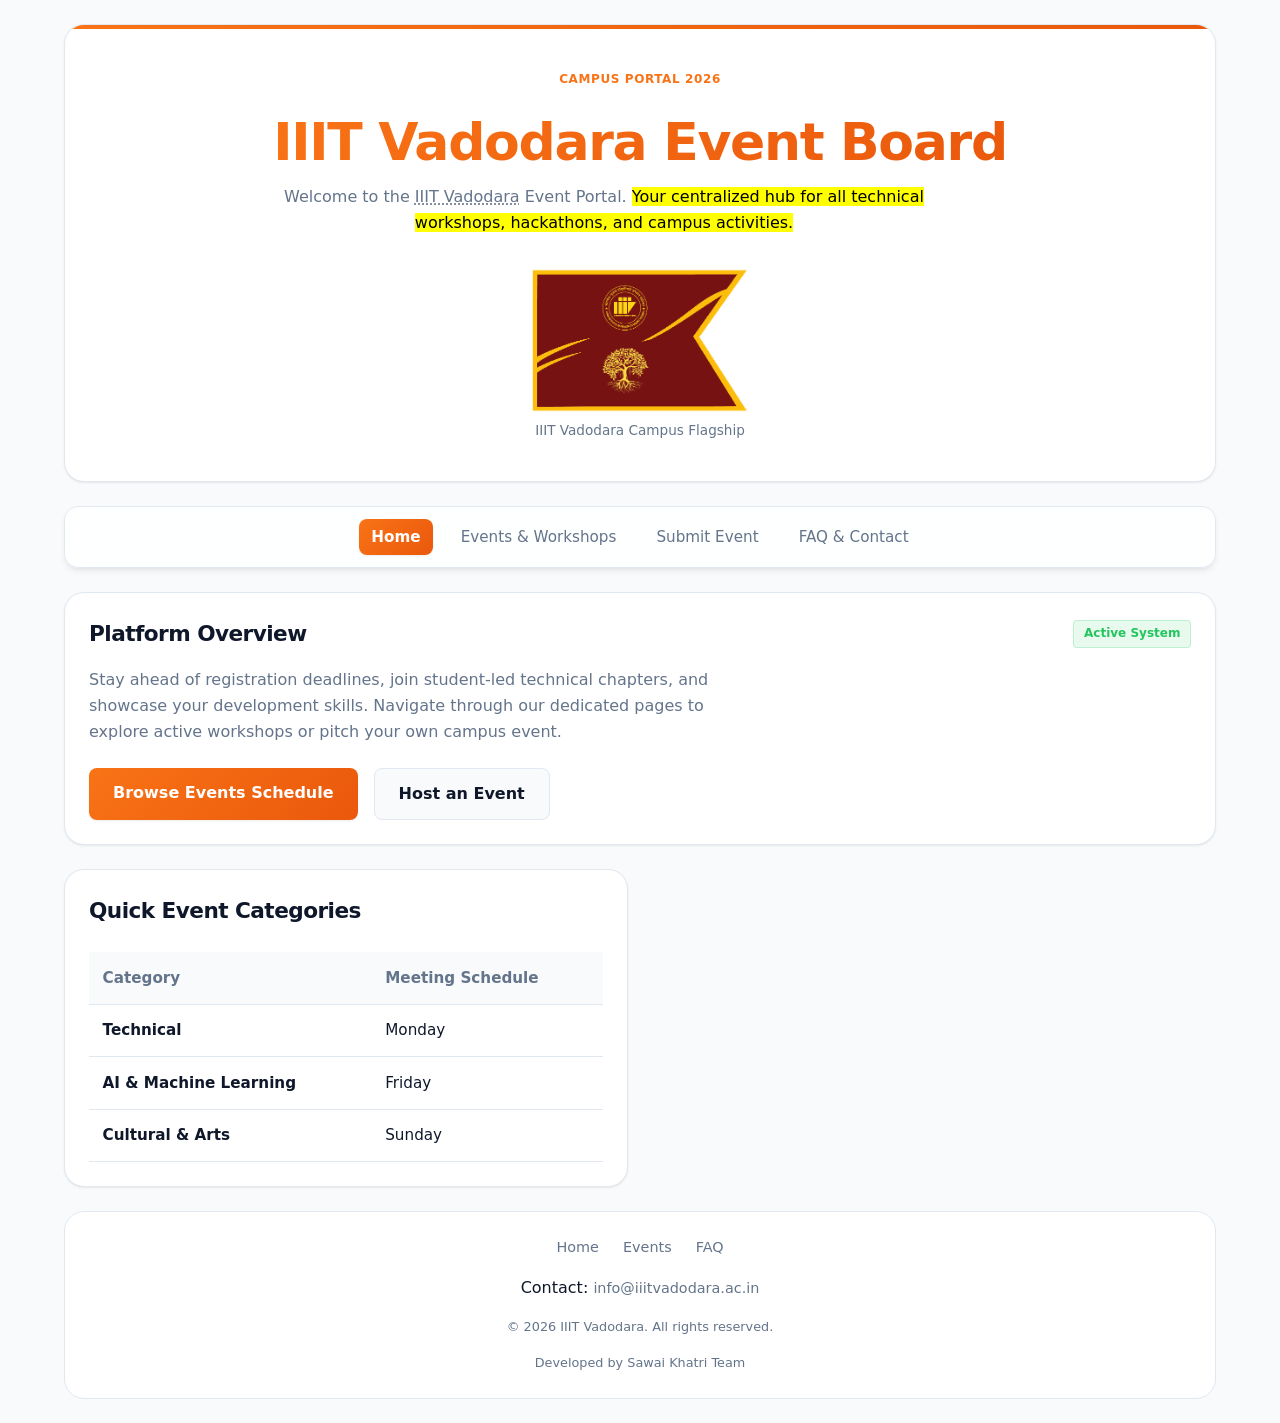
<file: index.html>
<!doctype html>
<html lang="en">
<head>
  <meta charset="UTF-8">
  <meta name="viewport" content="width=device-width, initial-scale=1">
  <title>IIIT Vadodara Event Board | Official Campus Portal 2026</title>
  <meta name="description" content="Official event board for IIIT Vadodara. Stay updated with technical workshops, hackathons, coding seminars, and cultural campus activities.">
  <meta name="keywords" content="IIIT Vadodara, events, hackathons, workshops, technical fest, student portal, coding club">

  <meta property="og:title" content="IIIT Vadodara Event Board">
  <meta property="og:description" content="Centralized campus hub for workshops, hackathons, and cultural student activities at IIIT Vadodara.">
  <meta property="og:type" content="website">
  <meta property="og:image" content="assets/image.png">

  <link rel="icon" href="assets/image.png" type="image/png">
  <link rel="stylesheet" href="css/base.css">
  <link rel="stylesheet" href="css/style.css">
  <link rel="stylesheet" href="css/theme-dark.css">
</head>

<body>
  <a href="#main" class="skip">Skip to main content</a>

  <header id="site-header" role="banner">
    <div class="header-content">
      <span class="badge">Campus Portal 2026</span>
      <h1>IIIT Vadodara Event Board</h1>
      <p class="intro-text">Welcome to the <abbr title="Indian Institute of Information Technology Vadodara">IIIT Vadodara</abbr> Event Portal. <mark>Your centralized hub for all technical workshops, hackathons, and campus activities.</mark></p>
    </div>

    <figure class="hero-figure">
      <img src="assets/flag.png" alt="IIIT Vadodara Institute Flag and Emblem" width="300" height="200">
      <figcaption>IIIT Vadodara Campus Flagship</figcaption>
    </figure>
  </header>

  <nav id="header_nav" aria-label="Main Navigation">
    <div class="nav-links">
      <a href="index.html" class="active-link" aria-current="page">Home</a>
      <a href="html/events.html">Events &amp; Workshops</a>
      <a href="html/submit.html">Submit Event</a>
      <a href="html/faq.html">FAQ &amp; Contact</a>
    </div>
  </nav>

  <main id="main" role="main">
    <section class="card hero-banner-card">
      <div class="card-header">
        <h2>Platform Overview</h2>
        <span class="tag active-tag">Active System</span>
      </div>

      <p>Stay ahead of registration deadlines, join student-led technical chapters, and showcase your development skills. Navigate through our dedicated pages to explore active workshops or pitch your own campus event.</p>

      <div class="action-buttons">
        <a href="html/events.html" class="btn-primary">Browse Events Schedule</a>
        <a href="html/submit.html" class="btn-secondary">Host an Event</a>
      </div>
    </section>

    <section class="card">
      <div class="card-header">
        <h2>Quick Event Categories</h2>
      </div>

      <div class="table-wrapper">
        <table>
          <thead>
            <tr>
              <th>Category</th>
              <th>Meeting Schedule</th>
            </tr>
          </thead>
          <tbody>
            <tr>
              <td><strong>Technical</strong></td>
              <td>Monday</td>
            </tr>
            <tr>
              <td><strong>AI &amp; Machine Learning</strong></td>
              <td>Friday</td>
            </tr>
            <tr>
              <td><strong>Cultural &amp; Arts</strong></td>
              <td>Sunday</td>
            </tr>
          </tbody>
        </table>
      </div>
    </section>
  </main>

  <footer id="footer" role="contentinfo">
    <div class="footer-inner">
      <nav aria-label="Footer Navigation">
        <a href="index.html">Home</a>
        <a href="html/events.html">Events</a>
        <a href="html/faq.html">FAQ</a>
      </nav>

      <address>Contact: <a href="mailto:info@iiitvadodara.ac.in">info@iiitvadodara.ac.in</a></address>

      <p class="copyright">&copy; 2026 IIIT Vadodara. All rights reserved.</p>
      <p class="credits">Developed by Sawai Khatri Team</p>
    </div>
  </footer>
</body>
</html>
</file>
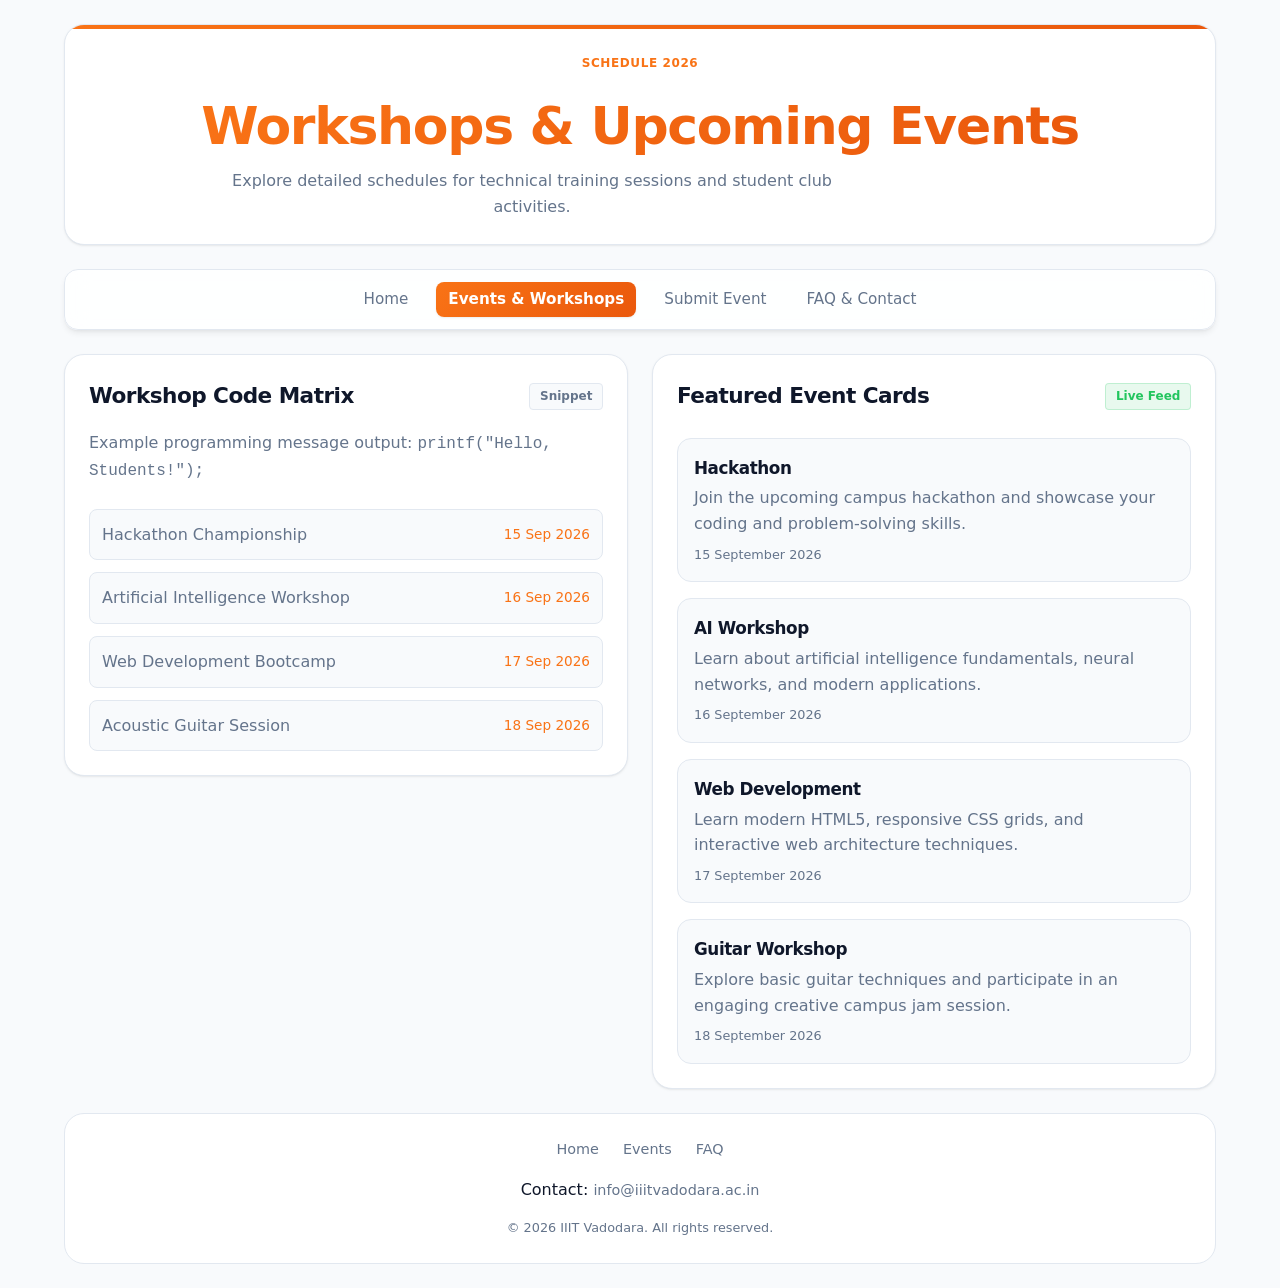
<file: html/events.html>
<!doctype html>
<html lang="en">
<head>
  <meta charset="UTF-8">
  <meta name="viewport" content="width=device-width, initial-scale=1">
  <title>Workshops &amp; Upcoming Events | IIIT Vadodara</title>
  <meta name="description" content="Explore upcoming hackathons, AI seminars, web development sessions, and music workshops at IIIT Vadodara.">
  <meta name="keywords" content="workshops, hackathons, web development, AI seminar, guitar session, IIIT Vadodara events">

  <link rel="icon" href="../assets/image.png" type="image/png">
  <link rel="stylesheet" href="../css/base.css">
  <link rel="stylesheet" href="../css/style.css">
  <link rel="stylesheet" href="../css/theme-dark.css">
</head>

<body>
  <a href="#main" class="skip">Skip to main content</a>

  <header id="site-header" class="compact-header" role="banner">
    <div class="header-content">
      <span class="badge">Schedule 2026</span>
      <h1>Workshops &amp; Upcoming Events</h1>
      <p class="intro-text">Explore detailed schedules for technical training sessions and student club activities.</p>
    </div>
  </header>

  <nav id="header_nav" aria-label="Main Navigation">
    <div class="nav-links">
      <a href="../index.html">Home</a>
      <a href="events.html" class="active-link" aria-current="page">Events &amp; Workshops</a>
      <a href="submit.html">Submit Event</a>
      <a href="faq.html">FAQ &amp; Contact</a>
    </div>
  </nav>

  <main id="main" role="main">
    <section id="workshops" class="card">
      <div class="card-header">
        <h2>Workshop Code Matrix</h2>
        <span class="tag">Snippet</span>
      </div>

      <p>Example programming message output: <code>printf("Hello, Students!");</code></p>

      <ul class="styled-list">
        <li>
          <span>Hackathon Championship</span>
          <time datetime="2026-09-15">15 Sep 2026</time>
        </li>
        <li>
          <span>Artificial Intelligence Workshop</span>
          <time datetime="2026-09-16">16 Sep 2026</time>
        </li>
        <li>
          <span>Web Development Bootcamp</span>
          <time datetime="2026-09-17">17 Sep 2026</time>
        </li>
        <li>
          <span>Acoustic Guitar Session</span>
          <time datetime="2026-09-18">18 Sep 2026</time>
        </li>
      </ul>
    </section>

    <section id="upcoming" class="card">
      <div class="card-header">
        <h2>Featured Event Cards</h2>
        <span class="tag active-tag">Live Feed</span>
      </div>

      <div class="event-grid">
        <article class="event-card">
          <h3>Hackathon</h3>
          <p>Join the upcoming campus hackathon and showcase your coding and problem-solving skills.</p>
          <time datetime="2026-09-15">15 September 2026</time>
        </article>

        <article class="event-card">
          <h3>AI Workshop</h3>
          <p>Learn about artificial intelligence fundamentals, neural networks, and modern applications.</p>
          <time datetime="2026-09-16">16 September 2026</time>
        </article>

        <article class="event-card">
          <h3>Web Development</h3>
          <p>Learn modern HTML5, responsive CSS grids, and interactive web architecture techniques.</p>
          <time datetime="2026-09-17">17 September 2026</time>
        </article>

        <article class="event-card">
          <h3>Guitar Workshop</h3>
          <p>Explore basic guitar techniques and participate in an engaging creative campus jam session.</p>
          <time datetime="2026-09-18">18 September 2026</time>
        </article>
      </div>
    </section>
  </main>

  <footer id="footer" role="contentinfo">
    <div class="footer-inner">
      <nav aria-label="Footer Navigation">
        <a href="../index.html">Home</a>
        <a href="events.html">Events</a>
        <a href="faq.html">FAQ</a>
      </nav>

      <address>Contact: <a href="mailto:info@iiitvadodara.ac.in">info@iiitvadodara.ac.in</a></address>

      <p class="copyright">&copy; 2026 IIIT Vadodara. All rights reserved.</p>
    </div>
  </footer>
</body>
</html>
</file>
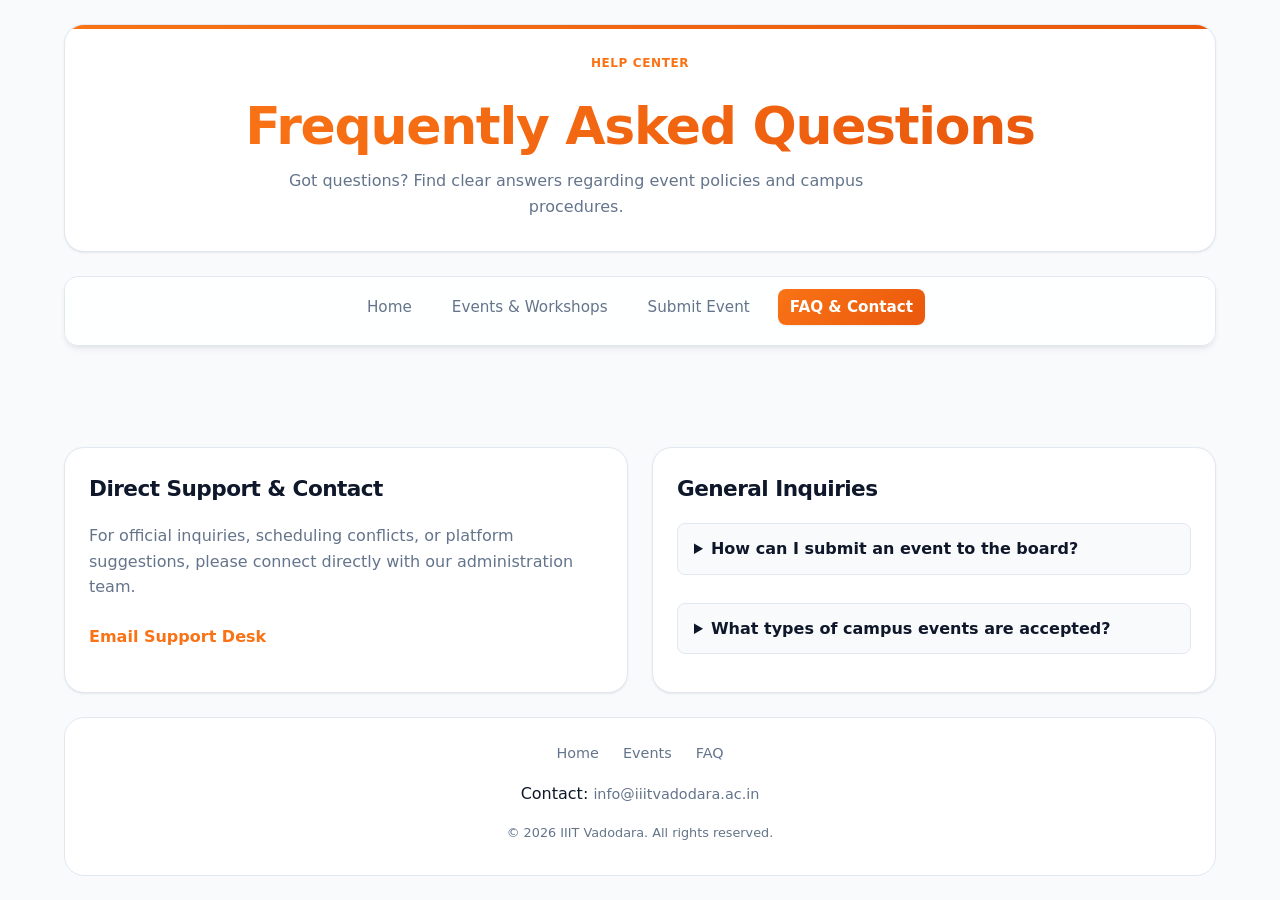
<file: html/faq.html>
<!doctype html>
<html lang="en">
<head>
  <meta charset="UTF-8">
  <meta name="viewport" content="width=device-width, initial-scale=1">
  <title>FAQ &amp; Support Contact | IIIT Vadodara Event Board</title>
  <meta name="description" content="Find answers to common questions regarding event submissions, scheduling guidelines, and technical support at IIIT Vadodara.">

  <link rel="icon" href="../assets/image.png" type="image/png">
  <link rel="stylesheet" href="../css/base.css">
  <link rel="stylesheet" href="../css/style.css">
  <link rel="stylesheet" href="../css/theme-dark.css">
</head>

<body>
  <a href="#main" class="skip">Skip to main content</a>

  <header id="site-header" class="compact-header" role="banner">
    <div class="header-content">
      <span class="badge">Help Center</span>
      <h1>Frequently Asked Questions</h1>
      <p class="intro-text">Got questions? Find clear answers regarding event policies and campus procedures.</p>
    </div>
  </header>

  <nav id="header_nav" aria-label="Main Navigation">
    <div class="nav-links">
      <a href="../index.html">Home</a>
      <a href="events.html">Events &amp; Workshops</a>
      <a href="submit.html">Submit Event</a>
      <a href="faq.html" class="active-link" aria-current="page">FAQ &amp; Contact</a>
    </div>
  </nav>

  <main id="main" role="main">
    <section id="faq" class="card">
      <div class="card-header">
        <h2>General Inquiries</h2>
      </div>

      <details>
        <summary>How can I submit an event to the board?</summary>
        <p>You can propose a new event by navigating to our <a href="submit.html">Submit Event</a> portal, filling out the required date and location fields, and submitting the form.</p>
      </details>

      <details>
        <summary>What types of campus events are accepted?</summary>
        <p>We welcome technical workshops, coding hackathons, academic seminars, AI/ML study groups, and cultural club activities hosted at IIIT Vadodara.</p>
      </details>
    </section>

    <aside class="card contact-card">
      <div class="card-header">
        <h2>Direct Support &amp; Contact</h2>
      </div>

      <p>For official inquiries, scheduling conflicts, or platform suggestions, please connect directly with our administration team.</p>

      <a href="mailto:info@iiitvadodara.ac.in" class="external-link">Email Support Desk</a>
    </aside>
  </main>

  <footer id="footer" role="contentinfo">
    <div class="footer-inner">
      <nav aria-label="Footer Navigation">
        <a href="../index.html">Home</a>
        <a href="events.html">Events</a>
        <a href="faq.html">FAQ</a>
      </nav>

      <address>Contact: <a href="mailto:info@iiitvadodara.ac.in">info@iiitvadodara.ac.in</a></address>

      <p class="copyright">&copy; 2026 IIIT Vadodara. All rights reserved.</p>
    </div>
  </footer>
</body>
</html>
</file>
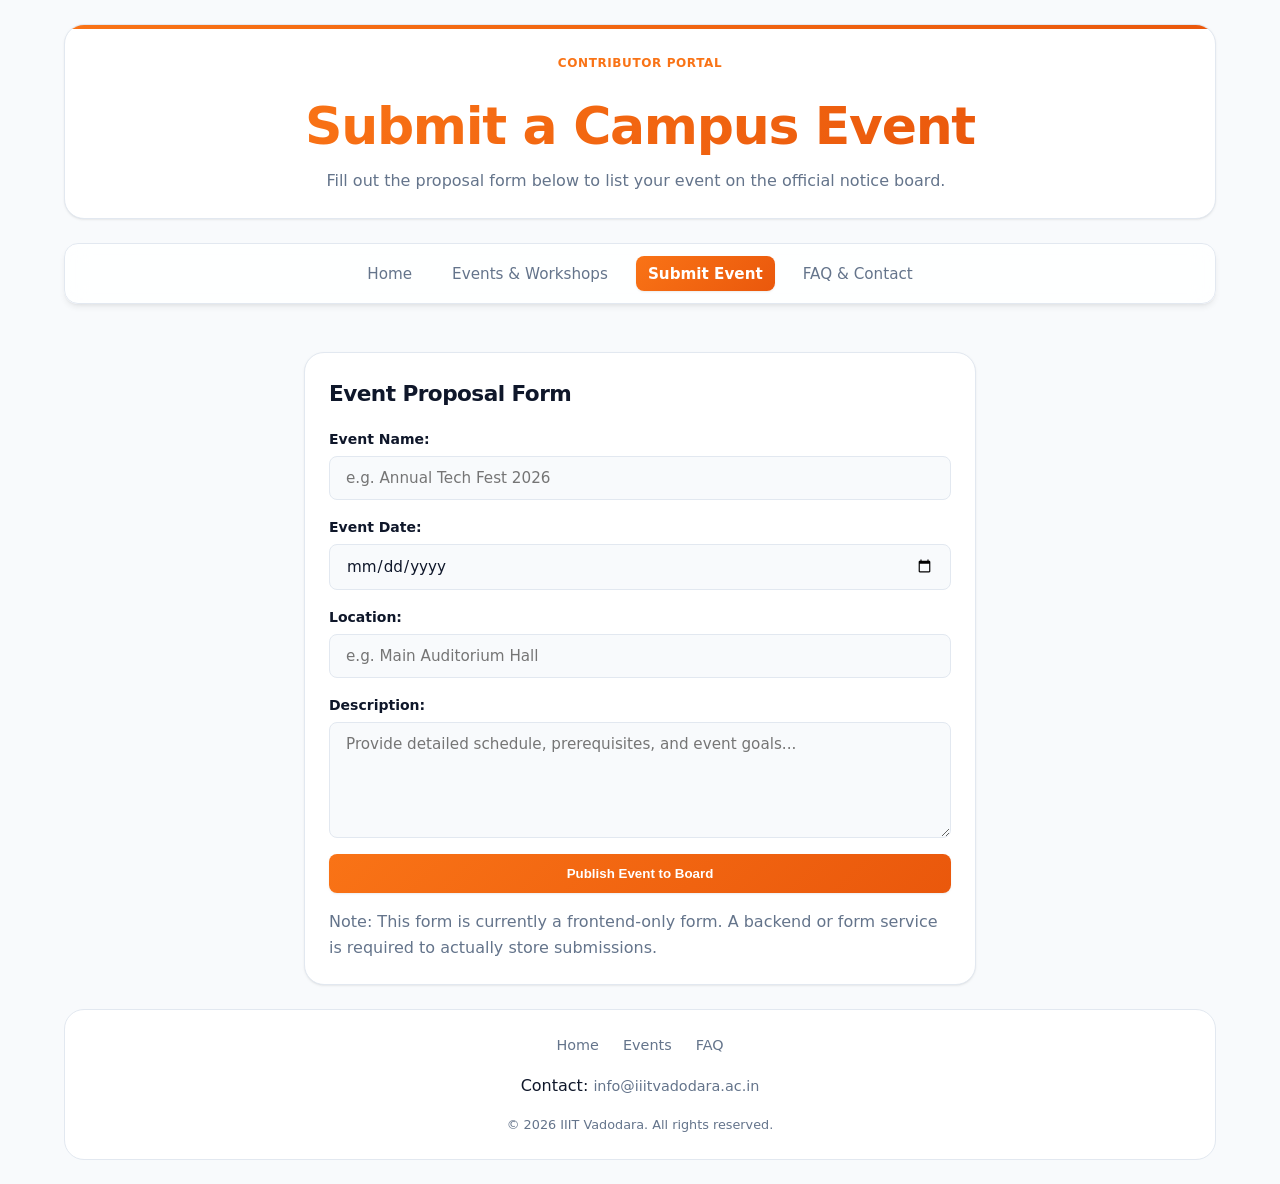
<file: html/submit.html>
<!doctype html>
<html lang="en">
<head>
  <meta charset="UTF-8">
  <meta name="viewport" content="width=device-width, initial-scale=1">
  <title>Submit Campus Event | IIIT Vadodara Event Board</title>
  <meta name="description" content="Submit your workshops, seminars, hackathons, and cultural events to be featured on the IIIT Vadodara Event Board.">

  <link rel="icon" href="../assets/image.png" type="image/png">
  <link rel="stylesheet" href="../css/base.css">
  <link rel="stylesheet" href="../css/style.css">
  <link rel="stylesheet" href="../css/theme-dark.css">
</head>

<body>
  <a href="#main" class="skip">Skip to main content</a>

  <header id="site-header" class="compact-header" role="banner">
    <div class="header-content">
      <span class="badge">Contributor Portal</span>
      <h1>Submit a Campus Event</h1>
      <p class="intro-text">Fill out the proposal form below to list your event on the official notice board.</p>
    </div>
  </header>

  <nav id="header_nav" aria-label="Main Navigation">
    <div class="nav-links">
      <a href="../index.html">Home</a>
      <a href="events.html">Events &amp; Workshops</a>
      <a href="submit.html" class="active-link" aria-current="page">Submit Event</a>
      <a href="faq.html">FAQ &amp; Contact</a>
    </div>
  </nav>

  <main id="main" class="single-column-main" role="main">
    <section id="submit" class="card submission-card">
      <div class="card-header">
        <h2>Event Proposal Form</h2>
      </div>

      <form action="#" method="post" id="event-form">
        <div class="form-group">
          <label for="event-name">Event Name:</label>
          <input type="text" id="event-name" name="event-name" placeholder="e.g. Annual Tech Fest 2026" required>
        </div>

        <div class="form-group">
          <label for="event-date">Event Date:</label>
          <input type="date" id="event-date" name="event-date" required>
        </div>

        <div class="form-group">
          <label for="event-location">Location:</label>
          <input type="text" id="event-location" name="event-location" placeholder="e.g. Main Auditorium Hall" required>
        </div>

        <div class="form-group">
          <label for="event-description">Description:</label>
          <textarea id="event-description" name="event-description" rows="5" placeholder="Provide detailed schedule, prerequisites, and event goals..."></textarea>
        </div>

        <button type="submit" class="btn-primary">Publish Event to Board</button>
      </form>

      <p class="form-note">Note: This form is currently a frontend-only form. A backend or form service is required to actually store submissions.</p>
    </section>
  </main>

  <footer id="footer" role="contentinfo">
    <div class="footer-inner">
      <nav aria-label="Footer Navigation">
        <a href="../index.html">Home</a>
        <a href="events.html">Events</a>
        <a href="faq.html">FAQ</a>
      </nav>

      <address>Contact: <a href="mailto:info@iiitvadodara.ac.in">info@iiitvadodara.ac.in</a></address>

      <p class="copyright">&copy; 2026 IIIT Vadodara. All rights reserved.</p>
    </div>
  </footer>
</body>
</html>
</file>
<file: css/base.css>
/* base.css: Advanced SEO and Performance Design System */

*, *::before, *::after {
  margin: 0;
  padding: 0;
  box-sizing: border-box;
}

:root {
  --brand: #f97316;
  --brand-gradient: linear-gradient(135deg, #f97316 0%, #ea580c 100%);
  --brand-rgb: 249, 115, 22;
  --brand-dark: #c2410c;
  
  --surface: #f8fafc;
  --surface-alt: #ffffff;
  --surface-glass: rgba(255, 255, 255, 0.85);
  
  --text-main: #0f172a;
  --text-muted: #64748b;
  
  --border: #e2e8f0;
  --border-focus: #f97316;
  
  --shadow-sm: 0 1px 3px 0 rgb(0 0 0 / 0.05), 0 1px 2px -1px rgb(0 0 0 / 0.1);
  --shadow-md: 0 4px 6px -1px rgb(0 0 0 / 0.07), 0 2px 4px -2px rgb(0 0 0 / 0.07);
  --shadow-lg: 0 20px 25px -5px rgb(0 0 0 / 0.08), 0 8px 10px -6px rgb(0 0 0 / 0.08);
  --shadow-glow: 0 0 20px -3px rgb(249 115 22 / 0.25);

  --space-1: 0.5rem;
  --space-2: 1rem;
  --space-3: 1.5rem;
  --space-4: 2.5rem;

  --radius-sm: 0.5rem;
  --radius-md: 0.875rem;
  --radius-lg: 1.25rem;
}

html {
  scroll-behavior: smooth;
  font-family: system-ui, -apple-system, BlinkMacSystemFont, "Segoe UI", Roboto, sans-serif;
}

body {
  font-size: 1rem;
  line-height: 1.6;
  color: var(--text-main);
  background-color: var(--surface);
  min-height: 100vh;
  width: min(92%, 72rem);
  margin: 0 auto;
  padding: var(--space-3) 0;
  
  display: grid;
  grid-template-columns: 1fr;
  grid-template-areas:
    "header"
    "nav"
    "main"
    "footer";
  gap: var(--space-3);
}

.skip {
  position: absolute;
  top: -5rem;
  left: 1rem;
  z-index: 1000;
  padding: var(--space-1) var(--space-2);
  color: white;
  background-color: var(--brand);
  border-radius: var(--radius-sm);
  font-weight: 600;
  transition: top 0.25s cubic-bezier(0.16, 1, 0.3, 1);
}

.skip:focus {
  top: 1rem;
}
</file>
<file: css/style.css>
/* style.css: Advanced Multi-Page Layout & Image Aspect Ratio Fixes */

p, li {
  max-width: 65ch;
  color: var(--text-muted);
}

h1, h2, h3 {
  font-family: system-ui, -apple-system, sans-serif;
  color: var(--text-main);
  letter-spacing: -0.025em;
  font-weight: 700;
}

h1 {
  font-size: clamp(2rem, 5vw, 3.25rem);
  background: var(--brand-gradient);
  -webkit-background-clip: text;
  -webkit-text-fill-color: transparent;
  margin-top: var(--space-1);
}

h2 {
  font-size: 1.35rem;
  font-weight: 600;
}

/* Header Region */
#site-header {
  grid-area: header;
  display: flex;
  flex-direction: column;
  align-items: center;
  text-align: center;
  gap: var(--space-3);
  padding: var(--space-4) var(--space-2);
  background: var(--surface-alt);
  border: 1px solid var(--border);
  border-radius: var(--radius-lg);
  box-shadow: var(--shadow-sm);
  position: relative;
  overflow: hidden;
}

#site-header::after {
  content: '';
  position: absolute;
  top: 0; left: 0; right: 0;
  height: 4px;
  background: var(--brand-gradient);
}

#site-header.compact-header {
  padding: var(--space-3) var(--space-2);
}

.badge {
  display: inline-block;
  padding: 0.25rem 0.75rem;
  font-size: 0.75rem;
  font-weight: 600;
  text-transform: uppercase;
  letter-spacing: 0.05em;
  color: var(--brand);
  background: rgb(var(--brand-rgb) / 0.1);
  border-radius: 2rem;
}

/* FIXED: Flag Image side-cropping prevented using object-fit: contain */
.hero-figure {
  margin: var(--space-1) auto 0;
  display: flex;
  flex-direction: column;
  align-items: center;
}

.hero-figure img {
  width: 100%;
  max-width: 16rem;
  height: auto;
  aspect-ratio: 16 / 9;
  object-fit: contain;
  border-radius: var(--radius-sm);
}

figcaption {
  font-size: 0.85rem;
  color: var(--text-muted);
  margin-top: var(--space-1);
}

/* Navigation System */
#header_nav {
  grid-area: nav;
  position: sticky;
  top: 1rem;
  z-index: 100;
  padding: 0.75rem var(--space-3);
  background: var(--surface-glass);
  backdrop-filter: blur(12px);
  border: 1px solid var(--border);
  border-radius: var(--radius-md);
  box-shadow: var(--shadow-md);
}

.nav-links {
  display: flex;
  justify-content: center;
  flex-wrap: wrap;
  gap: var(--space-2);
}

.nav-links a {
  color: var(--text-muted);
  text-decoration: none;
  font-weight: 500;
  font-size: 0.95rem;
  padding: 0.35rem 0.75rem;
  border-radius: var(--radius-sm);
  transition: all 0.2s ease;
}

.nav-links a:hover {
  color: var(--brand);
  background: rgb(var(--brand-rgb) / 0.05);
}

.nav-links a.active-link {
  color: white;
  background: var(--brand-gradient);
  font-weight: 600;
  box-shadow: var(--shadow-sm);
}

/* Main Grid Architecture */
main {
  grid-area: main;
  display: grid;
  grid-template-columns: repeat(2, 1fr);
  gap: var(--space-3);
}

main.single-column-main {
  grid-template-columns: 1fr;
}

#workshops { grid-area: 1 / 1 / 2 / 2; }
#upcoming { grid-area: 1 / 2 / 3 / 3; }
#submit { grid-area: 2 / 1 / 4 / 2; }
#categories { grid-area: 3 / 2 / 4 / 3; }
.contact-card { grid-area: 4 / 1 / 5 / 2; }
#faq { grid-area: 4 / 2 / 5 / 3; }

/* Card Component */
.card {
  background: var(--surface-alt);
  border: 1px solid var(--border);
  border-radius: var(--radius-lg);
  padding: var(--space-3);
  box-shadow: var(--shadow-sm);
  display: flex;
  flex-direction: column;
  gap: var(--space-2);
  transition: transform 0.25s ease, box-shadow 0.25s ease, border-color 0.25s ease;
}

.card:hover {
  transform: translateY(-2px);
  box-shadow: var(--shadow-lg), var(--shadow-glow);
  border-color: rgb(var(--brand-rgb) / 0.4);
}

.hero-banner-card {
  grid-column: 1 / -1;
}

.submission-card {
  max-width: 42rem;
  margin: 0 auto;
  width: 100%;
}

.card-header {
  display: flex;
  align-items: center;
  justify-content: space-between;
}

.tag {
  font-size: 0.75rem;
  font-weight: 600;
  padding: 0.2rem 0.6rem;
  border-radius: 4px;
  background: var(--surface);
  border: 1px solid var(--border);
  color: var(--text-muted);
}

.active-tag {
  background: rgb(34 197 94 / 0.1);
  color: #22c55e;
  border-color: rgb(34 197 94 / 0.2);
}

/* Lists and Actions */
.styled-list {
  list-style: none;
  display: flex;
  flex-direction: column;
  gap: 0.75rem;
  margin-top: var(--space-1);
}

.styled-list li {
  display: flex;
  justify-content: space-between;
  align-items: center;
  padding: 0.75rem;
  background: var(--surface);
  border: 1px solid var(--border);
  border-radius: var(--radius-sm);
  font-weight: 500;
}

.styled-list time {
  font-size: 0.85rem;
  color: var(--brand);
}

.action-buttons {
  display: flex;
  gap: var(--space-2);
  margin-top: var(--space-1);
}

.btn-primary {
  display: inline-block;
  padding: 0.75rem 1.5rem;
  font-weight: 600;
  text-decoration: none;
  color: white;
  background: var(--brand-gradient);
  border: none;
  border-radius: var(--radius-sm);
  cursor: pointer;
  box-shadow: var(--shadow-sm);
  transition: opacity 0.2s, transform 0.1s;
  text-align: center;
}

.btn-primary:hover {
  opacity: 0.95;
  transform: translateY(-1px);
}

.btn-secondary {
  display: inline-block;
  padding: 0.75rem 1.5rem;
  font-weight: 600;
  text-decoration: none;
  color: var(--text-main);
  background: var(--surface);
  border: 1px solid var(--border);
  border-radius: var(--radius-sm);
  transition: all 0.2s ease;
  text-align: center;
}

.btn-secondary:hover {
  border-color: var(--brand);
  color: var(--brand);
}

.event-grid {
  display: flex;
  flex-direction: column;
  gap: var(--space-2);
  margin-top: var(--space-1);
}

.event-card {
  padding: var(--space-2);
  background: var(--surface);
  border: 1px solid var(--border);
  border-radius: var(--radius-md);
  transition: border-color 0.2s;
}

.event-card:hover {
  border-color: var(--brand);
}

.event-card h3 {
  font-size: 1.05rem;
  margin-bottom: 0.25rem;
}

.event-card time {
  font-size: 0.8rem;
  color: var(--text-muted);
  display: block;
  margin-top: 0.5rem;
}

/* Forms & Inputs */
form {
  display: flex;
  flex-direction: column;
  gap: var(--space-2);
}

.form-group {
  display: flex;
  flex-direction: column;
  gap: 0.35rem;
}

label {
  font-size: 0.875rem;
  font-weight: 600;
  color: var(--text-main);
}

input, textarea {
  width: 100%;
  padding: 0.75rem 1rem;
  font-family: inherit;
  font-size: 0.95rem;
  color: var(--text-main);
  background: var(--surface);
  border: 1px solid var(--border);
  border-radius: var(--radius-sm);
  transition: all 0.2s ease;
}

input:focus, textarea:focus {
  outline: none;
  border-color: var(--brand);
  box-shadow: 0 0 0 3px rgb(var(--brand-rgb) / 0.15);
  background: var(--surface-alt);
}

/* Tables */
.table-wrapper {
  overflow-x: auto;
}

table {
  width: 100%;
  border-collapse: collapse;
  margin-top: var(--space-1);
}

th, td {
  padding: 0.85rem;
  text-align: left;
  border-bottom: 1px solid var(--border);
  font-size: 0.95rem;
}

th {
  font-weight: 600;
  color: var(--text-muted);
  background: var(--surface);
}

/* FAQ Accordion */
details {
  background: var(--surface);
  border: 1px solid var(--border);
  border-radius: var(--radius-sm);
  padding: 0.75rem 1rem;
  margin-bottom: 0.75rem;
}

summary {
  font-weight: 600;
  cursor: pointer;
  color: var(--text-main);
}

details[open] summary {
  color: var(--brand);
  margin-bottom: 0.5rem;
}

details p {
  font-size: 0.9rem;
  padding-top: 0.25rem;
}

.external-link {
  display: inline-block;
  margin-top: var(--space-1);
  font-weight: 600;
  text-decoration: none;
  color: var(--brand);
}

.external-link:hover {
  text-decoration: underline;
}

/* Footer Section */
#footer {
  grid-area: footer;
  background: var(--surface-alt);
  border: 1px solid var(--border);
  border-radius: var(--radius-lg);
  padding: var(--space-3);
  text-align: center;
}

.footer-inner {
  display: flex;
  flex-direction: column;
  gap: var(--space-2);
  align-items: center;
}

#footer nav {
  display: flex;
  gap: var(--space-3);
}

#footer nav a, #footer address a {
  color: var(--text-muted);
  text-decoration: none;
  font-size: 0.9rem;
}

#footer nav a:hover, #footer address a:hover {
  color: var(--brand);
}

address {
  font-style: normal;
}

.copyright, .credits {
  font-size: 0.8rem;
  color: var(--text-muted);
}

/* Custom Scrollbar */
::-webkit-scrollbar {
  width: 6px;
  height: 6px;
}
::-webkit-scrollbar-track {
  background: var(--surface);
}
::-webkit-scrollbar-thumb {
  background: var(--border);
  border-radius: 3px;
}
::-webkit-scrollbar-thumb:hover {
  background: var(--brand);
}

/* Responsive Breakdown */
@media (max-width: 64rem) {
  main {
    grid-template-columns: 1fr;
  }
  #workshops, #upcoming, #submit, #categories, .contact-card, #faq {
    grid-area: auto;
  }
}
</file>
<file: css/theme-dark.css>
/* black-them.css: High-Contrast Immersive Dark Mode */

@media (prefers-color-scheme: dark) {
  :root {
    --surface: #09090b;
    --surface-alt: #121216;
    --surface-glass: rgba(18, 18, 22, 0.85);
    
    --text-main: #f1f5f9;
    --text-muted: #94a3b8;
    
    --border: #27272a;
    --border-focus: #fb923c;
    
    --shadow-sm: 0 1px 3px 0 rgb(0 0 0 / 0.5);
    --shadow-md: 0 4px 6px -1px rgb(0 0 0 / 0.4);
    --shadow-lg: 0 20px 25px -5px rgb(0 0 0 / 0.5);
    --shadow-glow: 0 0 25px -2px rgb(249 115 22 / 0.2);
  }
}
</file>
